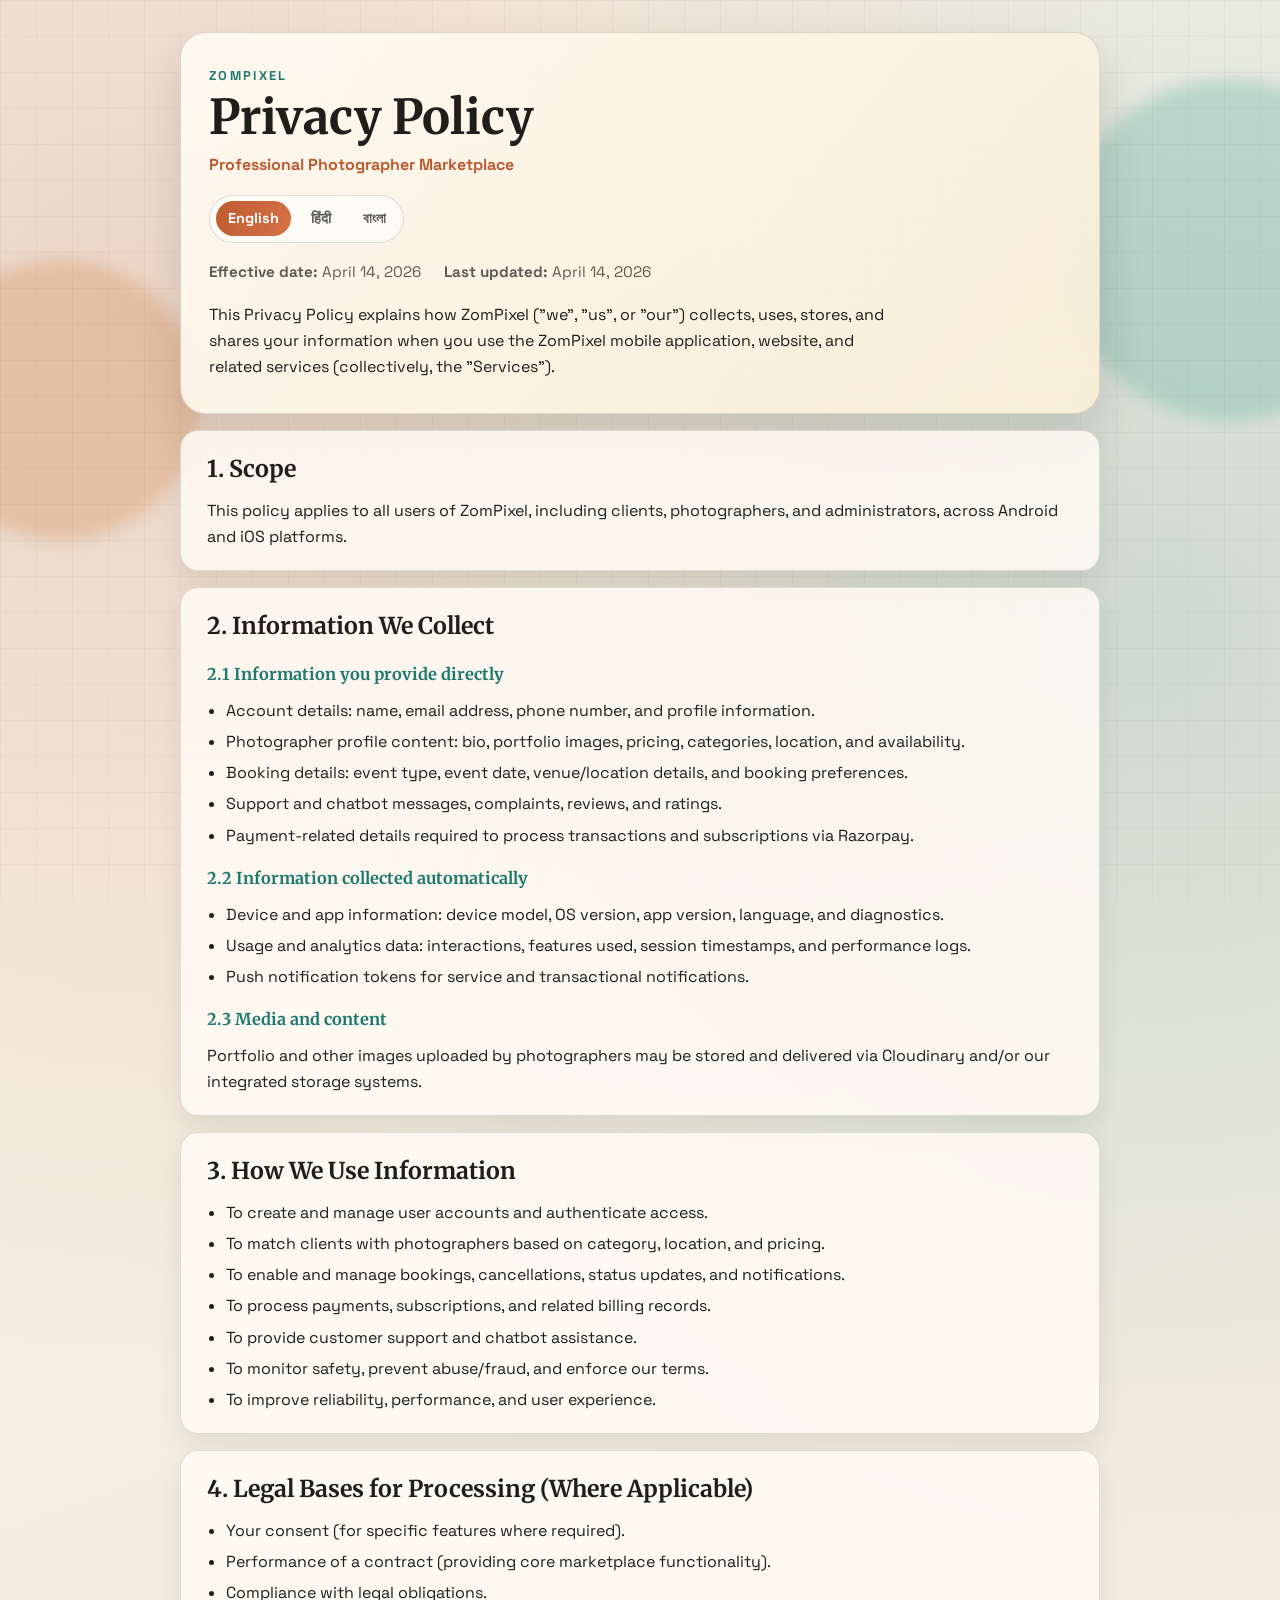
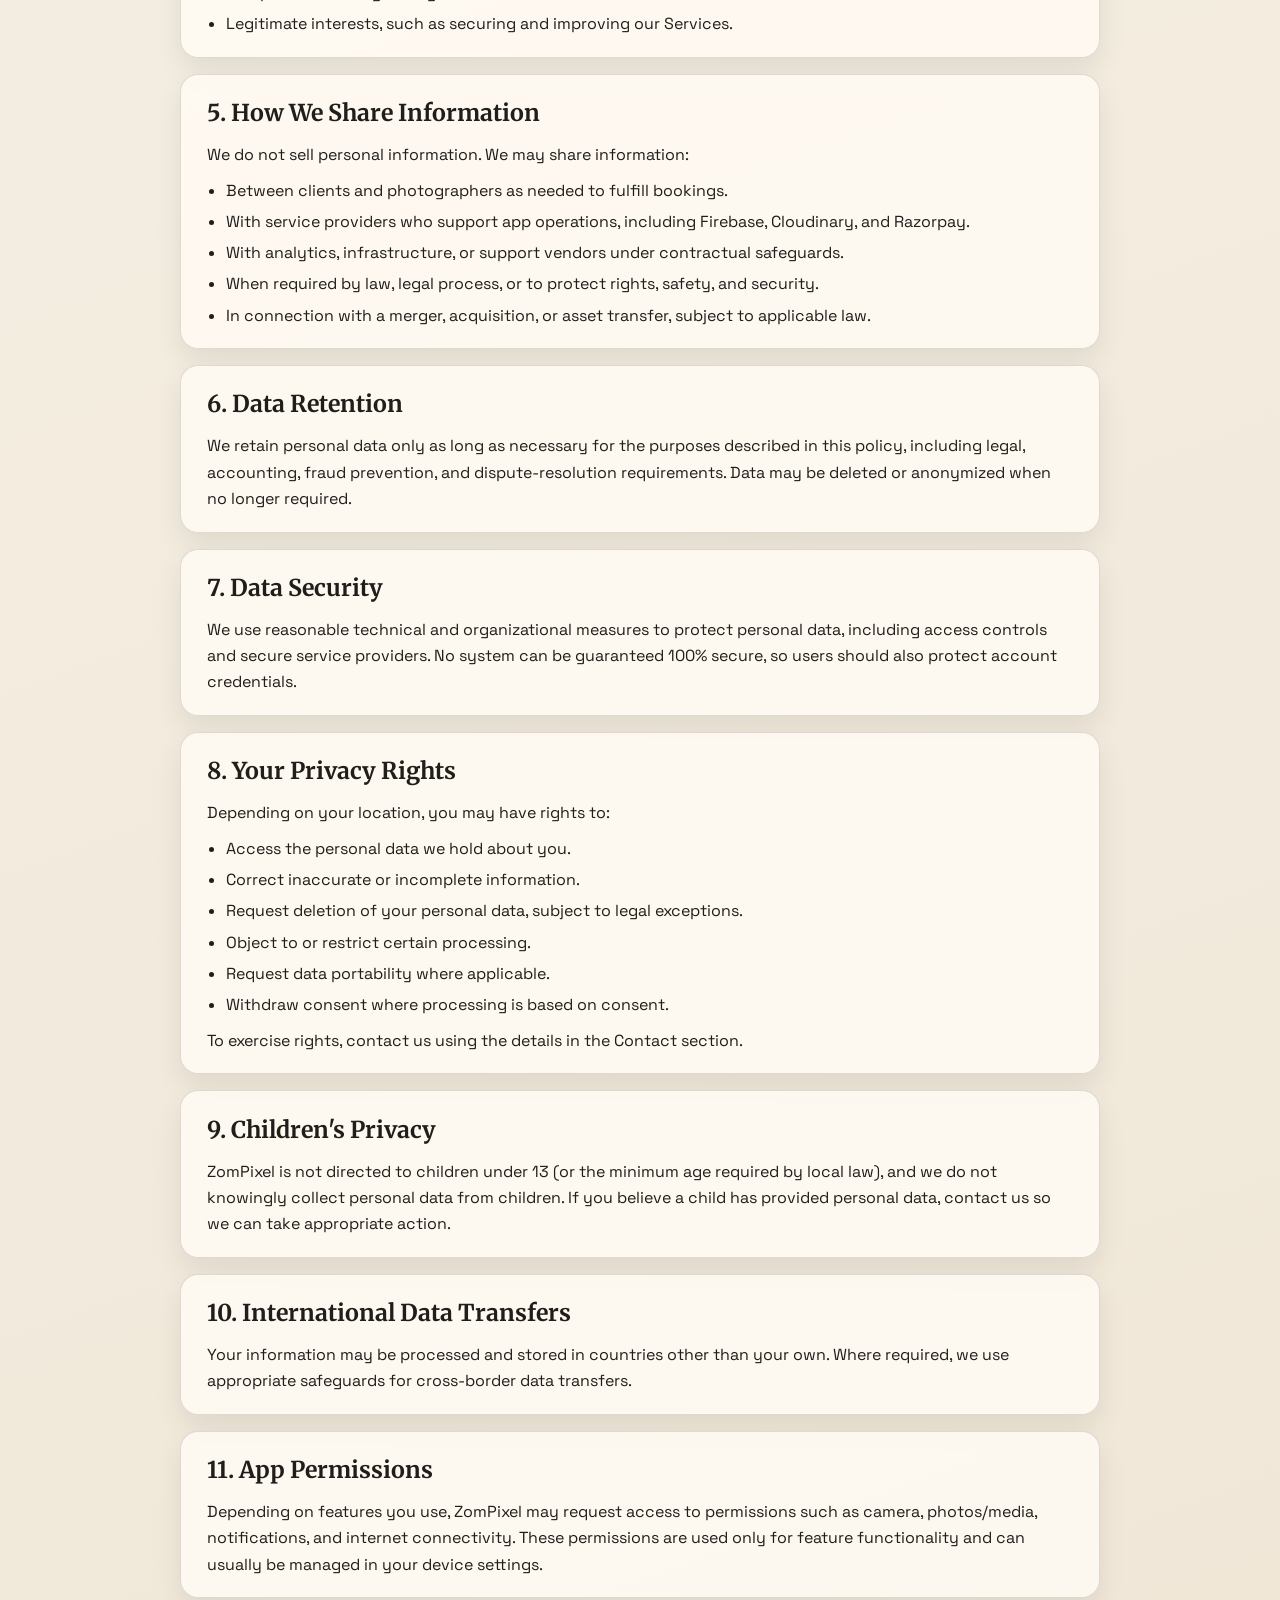
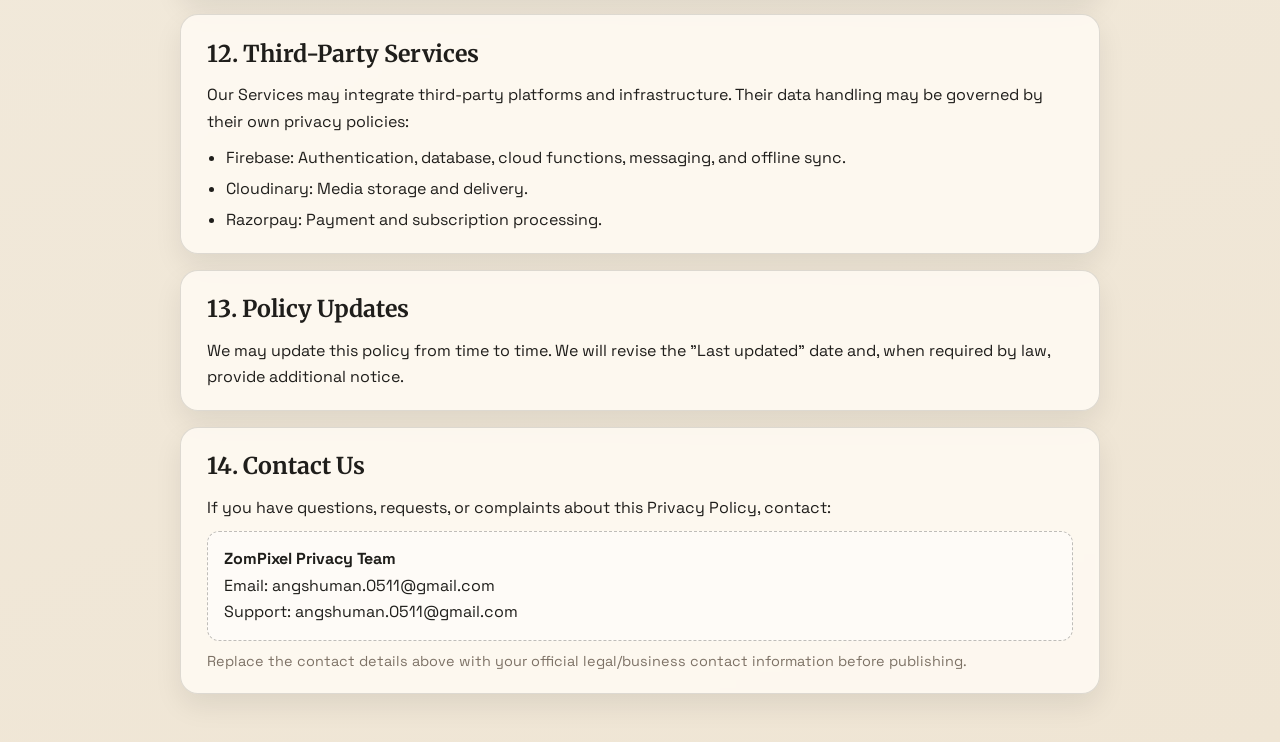
<file: index.html>
<!doctype html>
<html lang="en">
<head>
  <meta charset="UTF-8" />
  <meta name="viewport" content="width=device-width, initial-scale=1.0" />
  <title>ZomPixel Privacy Policy</title>
  <meta name="description" content="Privacy Policy for ZomPixel - Professional Photographer Marketplace app." />
  <link rel="preconnect" href="https://fonts.googleapis.com" />
  <link rel="preconnect" href="https://fonts.gstatic.com" crossorigin />
  <link href="https://fonts.googleapis.com/css2?family=Merriweather:wght@400;700;900&family=Space+Grotesk:wght@400;500;700&display=swap" rel="stylesheet" />
  <link rel="stylesheet" href="styles.css" />
</head>
<body>
  <div class="bg-orb orb-1" aria-hidden="true"></div>
  <div class="bg-orb orb-2" aria-hidden="true"></div>
  <div class="grid-overlay" aria-hidden="true"></div>

  <main class="policy-wrap">
    <header class="hero">
      <p class="eyebrow">ZomPixel</p>
      <h1>Privacy Policy</h1>
      <p class="subtitle">Professional Photographer Marketplace</p>
      <nav class="language-switcher" aria-label="Language switcher">
        <a class="lang-link active" href="index.html" aria-current="page">English</a>
        <a class="lang-link" href="privacy-hi.html">हिंदी</a>
        <a class="lang-link" href="privacy-bn.html">বাংলা</a>
      </nav>
      <div class="meta-row">
        <span><strong>Effective date:</strong> April 14, 2026</span>
        <span><strong>Last updated:</strong> April 14, 2026</span>
      </div>
      <p class="intro">
        This Privacy Policy explains how ZomPixel (&quot;we&quot;, &quot;us&quot;, or &quot;our&quot;) collects, uses,
        stores, and shares your information when you use the ZomPixel mobile application,
        website, and related services (collectively, the &quot;Services&quot;).
      </p>
    </header>

    <section class="card" id="scope">
      <h2>1. Scope</h2>
      <p>
        This policy applies to all users of ZomPixel, including clients, photographers,
        and administrators, across Android and iOS platforms.
      </p>
    </section>

    <section class="card" id="collect">
      <h2>2. Information We Collect</h2>

      <h3>2.1 Information you provide directly</h3>
      <ul>
        <li>Account details: name, email address, phone number, and profile information.</li>
        <li>Photographer profile content: bio, portfolio images, pricing, categories, location, and availability.</li>
        <li>Booking details: event type, event date, venue/location details, and booking preferences.</li>
        <li>Support and chatbot messages, complaints, reviews, and ratings.</li>
        <li>Payment-related details required to process transactions and subscriptions via Razorpay.</li>
      </ul>

      <h3>2.2 Information collected automatically</h3>
      <ul>
        <li>Device and app information: device model, OS version, app version, language, and diagnostics.</li>
        <li>Usage and analytics data: interactions, features used, session timestamps, and performance logs.</li>
        <li>Push notification tokens for service and transactional notifications.</li>
      </ul>

      <h3>2.3 Media and content</h3>
      <p>
        Portfolio and other images uploaded by photographers may be stored and delivered via
        Cloudinary and/or our integrated storage systems.
      </p>
    </section>

    <section class="card" id="use">
      <h2>3. How We Use Information</h2>
      <ul>
        <li>To create and manage user accounts and authenticate access.</li>
        <li>To match clients with photographers based on category, location, and pricing.</li>
        <li>To enable and manage bookings, cancellations, status updates, and notifications.</li>
        <li>To process payments, subscriptions, and related billing records.</li>
        <li>To provide customer support and chatbot assistance.</li>
        <li>To monitor safety, prevent abuse/fraud, and enforce our terms.</li>
        <li>To improve reliability, performance, and user experience.</li>
      </ul>
    </section>

    <section class="card" id="legal-basis">
      <h2>4. Legal Bases for Processing (Where Applicable)</h2>
      <ul>
        <li>Your consent (for specific features where required).</li>
        <li>Performance of a contract (providing core marketplace functionality).</li>
        <li>Compliance with legal obligations.</li>
        <li>Legitimate interests, such as securing and improving our Services.</li>
      </ul>
    </section>

    <section class="card" id="sharing">
      <h2>5. How We Share Information</h2>
      <p>We do not sell personal information. We may share information:</p>
      <ul>
        <li>Between clients and photographers as needed to fulfill bookings.</li>
        <li>With service providers who support app operations, including Firebase, Cloudinary, and Razorpay.</li>
        <li>With analytics, infrastructure, or support vendors under contractual safeguards.</li>
        <li>When required by law, legal process, or to protect rights, safety, and security.</li>
        <li>In connection with a merger, acquisition, or asset transfer, subject to applicable law.</li>
      </ul>
    </section>

    <section class="card" id="retention">
      <h2>6. Data Retention</h2>
      <p>
        We retain personal data only as long as necessary for the purposes described in this policy,
        including legal, accounting, fraud prevention, and dispute-resolution requirements.
        Data may be deleted or anonymized when no longer required.
      </p>
    </section>

    <section class="card" id="security">
      <h2>7. Data Security</h2>
      <p>
        We use reasonable technical and organizational measures to protect personal data,
        including access controls and secure service providers. No system can be guaranteed
        100% secure, so users should also protect account credentials.
      </p>
    </section>

    <section class="card" id="rights">
      <h2>8. Your Privacy Rights</h2>
      <p>Depending on your location, you may have rights to:</p>
      <ul>
        <li>Access the personal data we hold about you.</li>
        <li>Correct inaccurate or incomplete information.</li>
        <li>Request deletion of your personal data, subject to legal exceptions.</li>
        <li>Object to or restrict certain processing.</li>
        <li>Request data portability where applicable.</li>
        <li>Withdraw consent where processing is based on consent.</li>
      </ul>
      <p>
        To exercise rights, contact us using the details in the Contact section.
      </p>
    </section>

    <section class="card" id="children">
      <h2>9. Children&apos;s Privacy</h2>
      <p>
        ZomPixel is not directed to children under 13 (or the minimum age required by local law),
        and we do not knowingly collect personal data from children. If you believe a child has
        provided personal data, contact us so we can take appropriate action.
      </p>
    </section>

    <section class="card" id="transfers">
      <h2>10. International Data Transfers</h2>
      <p>
        Your information may be processed and stored in countries other than your own.
        Where required, we use appropriate safeguards for cross-border data transfers.
      </p>
    </section>

    <section class="card" id="permissions">
      <h2>11. App Permissions</h2>
      <p>
        Depending on features you use, ZomPixel may request access to permissions such as
        camera, photos/media, notifications, and internet connectivity. These permissions
        are used only for feature functionality and can usually be managed in your device settings.
      </p>
    </section>

    <section class="card" id="third-party">
      <h2>12. Third-Party Services</h2>
      <p>
        Our Services may integrate third-party platforms and infrastructure. Their data handling
        may be governed by their own privacy policies:
      </p>
      <ul>
        <li>Firebase: Authentication, database, cloud functions, messaging, and offline sync.</li>
        <li>Cloudinary: Media storage and delivery.</li>
        <li>Razorpay: Payment and subscription processing.</li>
      </ul>
    </section>

    <section class="card" id="changes">
      <h2>13. Policy Updates</h2>
      <p>
        We may update this policy from time to time. We will revise the &quot;Last updated&quot; date and,
        when required by law, provide additional notice.
      </p>
    </section>

    <section class="card" id="contact">
      <h2>14. Contact Us</h2>
      <p>
        If you have questions, requests, or complaints about this Privacy Policy, contact:
      </p>
      <p class="contact-box">
        <strong>ZomPixel Privacy Team</strong><br />
        Email: angshuman.0511@gmail.com<br />
        Support: angshuman.0511@gmail.com
      </p>
      <p class="footnote">
        Replace the contact details above with your official legal/business contact information
        before publishing.
      </p>
    </section>
  </main>
</body>
</html>
</file>
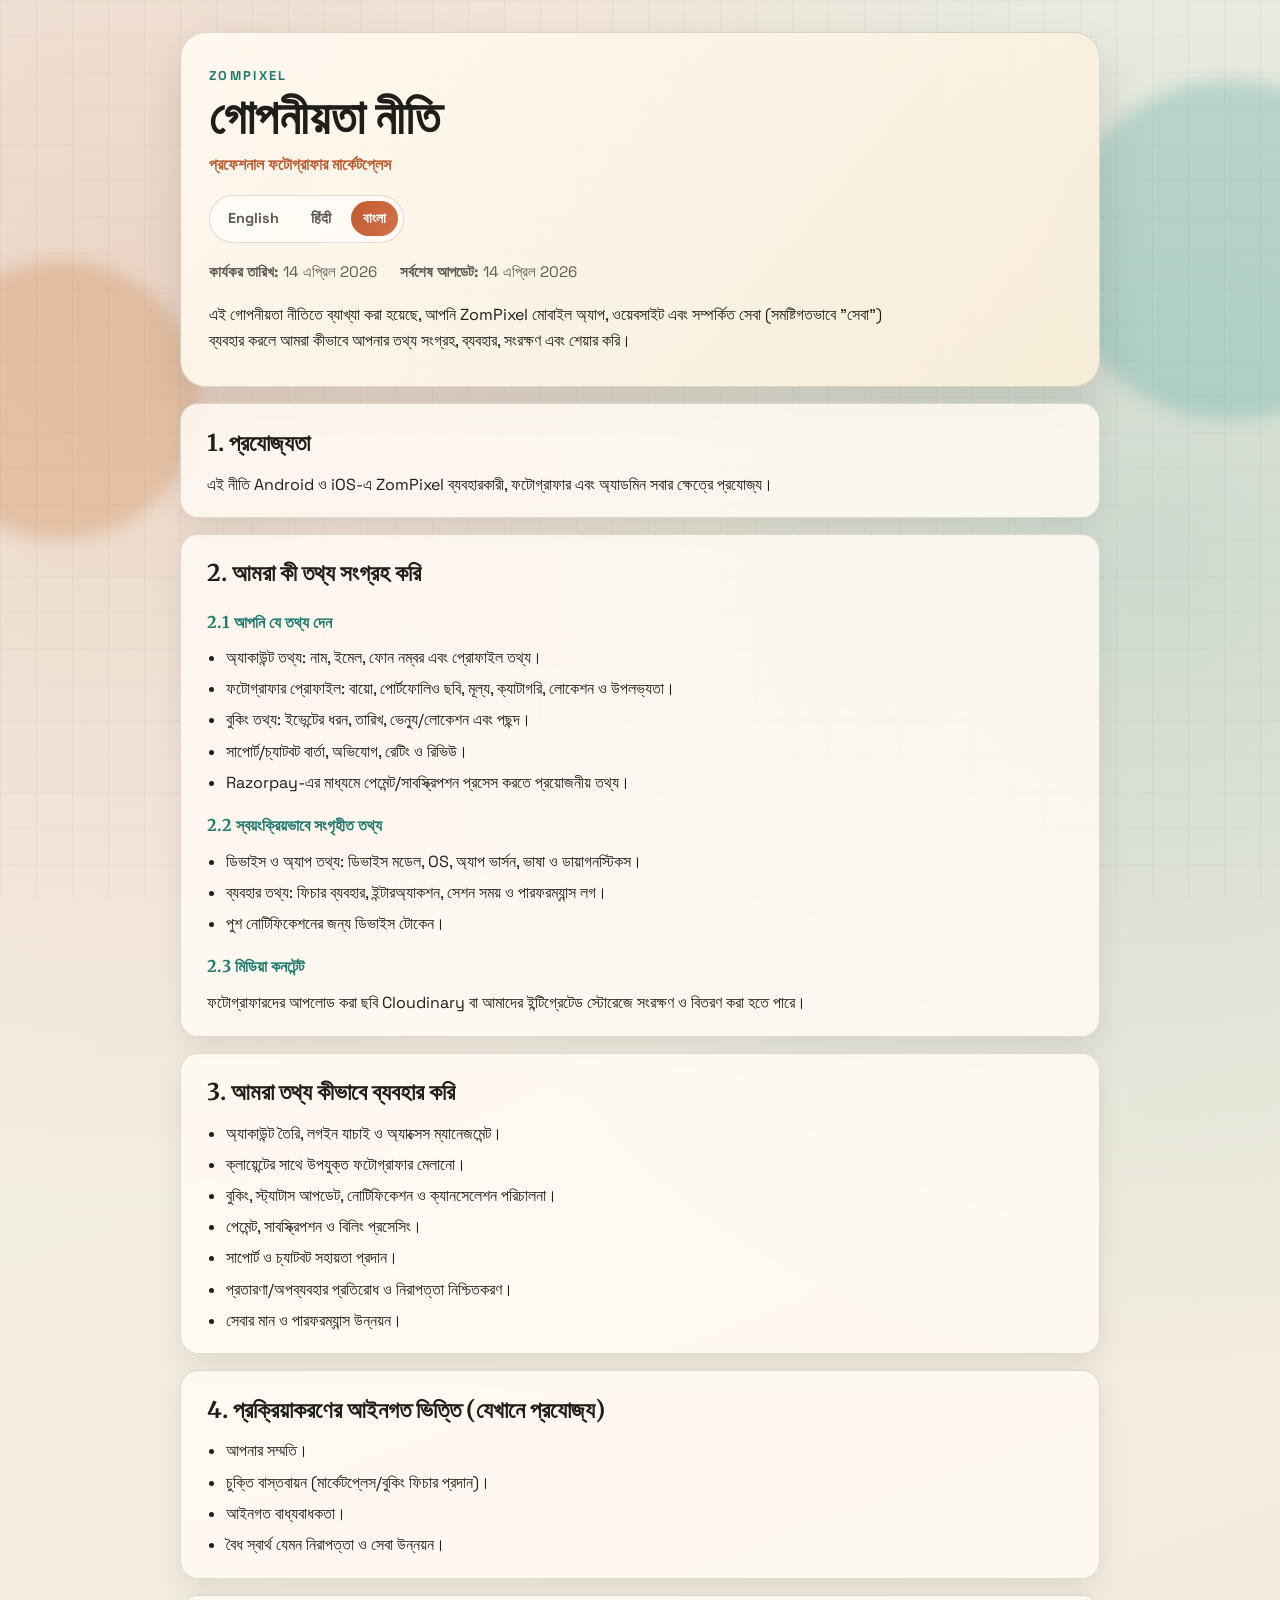
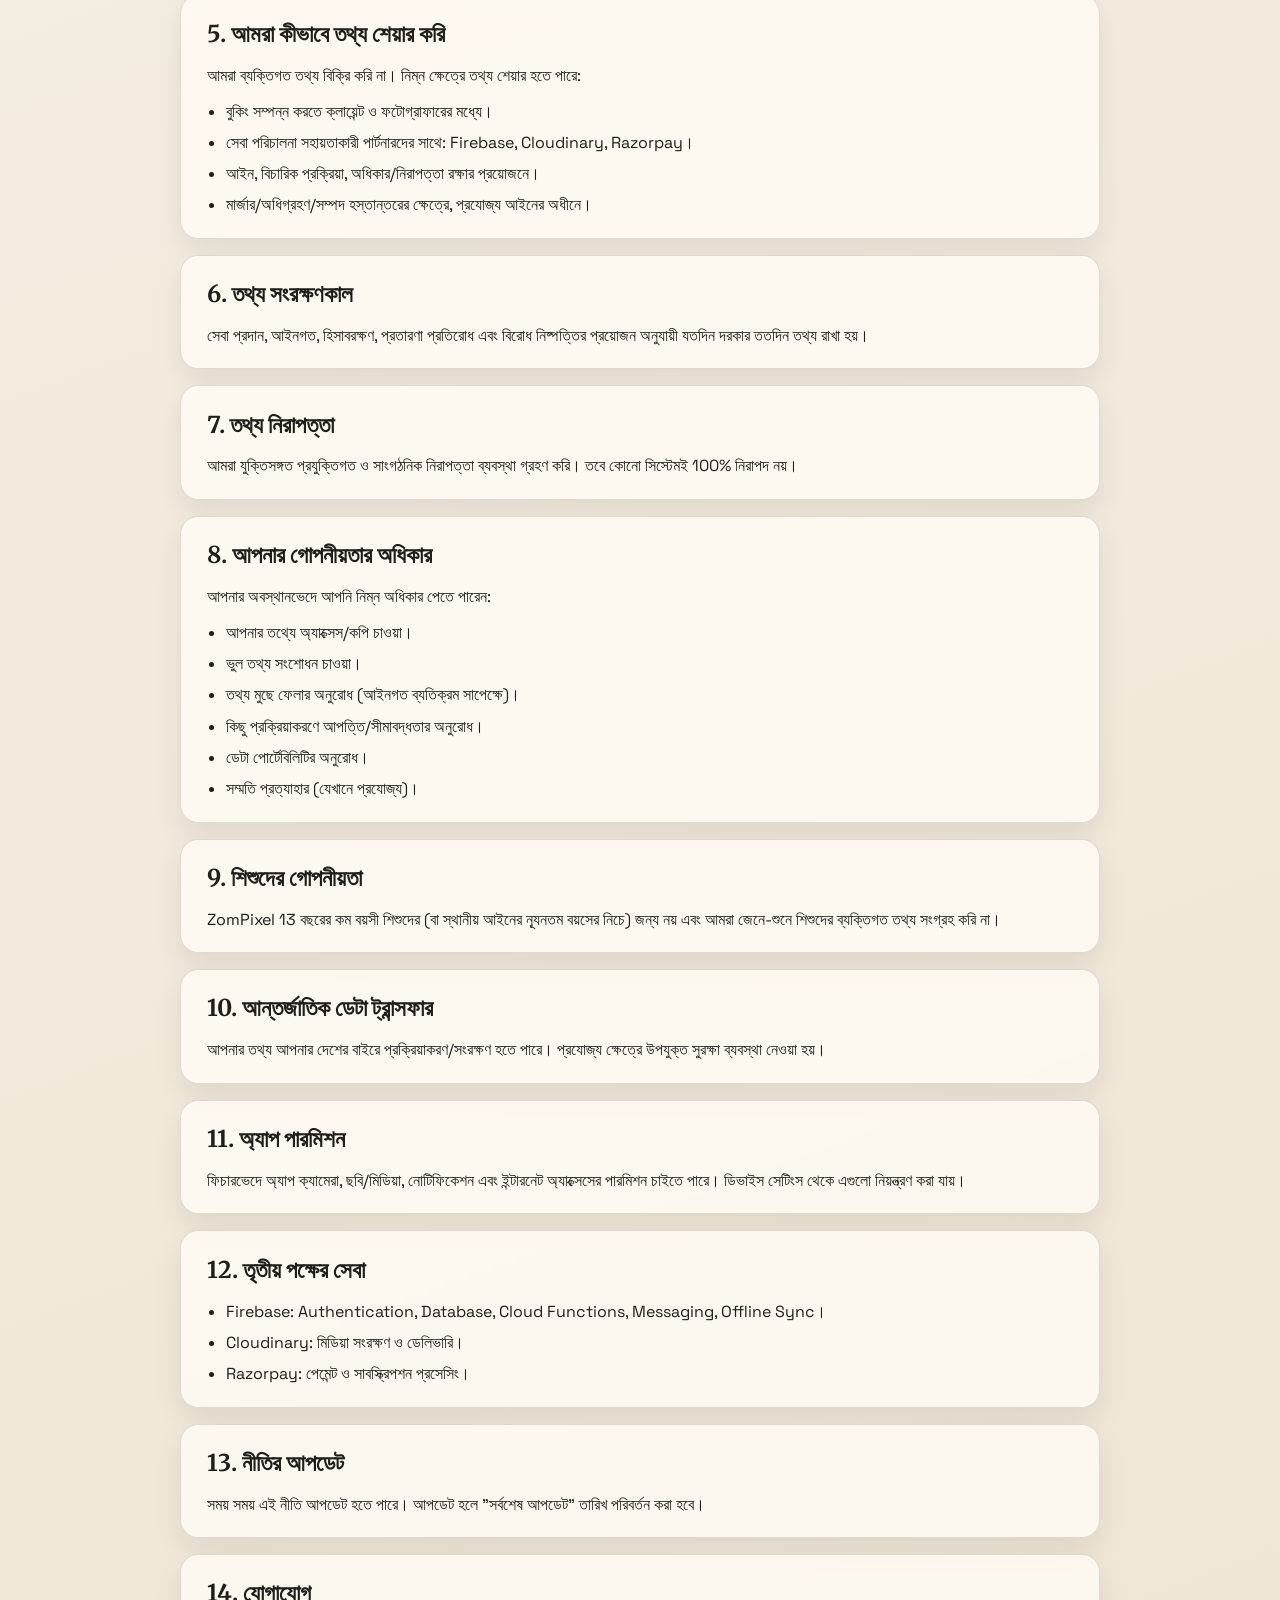
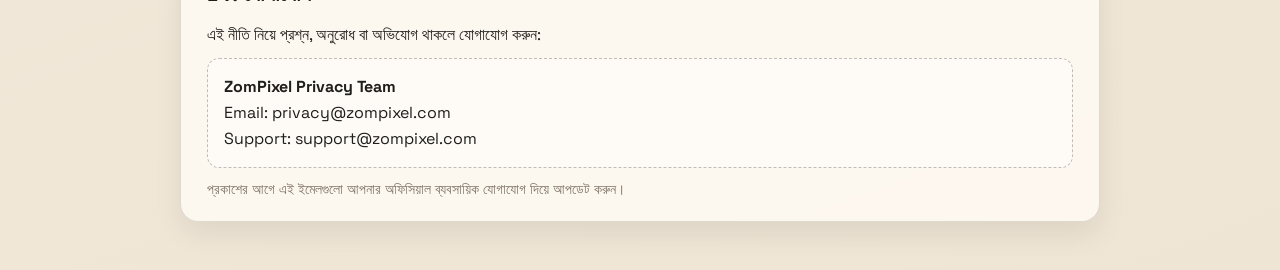
<file: privacy-bn.html>
<!doctype html>
<html lang="bn">
<head>
  <meta charset="UTF-8" />
  <meta name="viewport" content="width=device-width, initial-scale=1.0" />
  <title>ZomPixel গোপনীয়তা নীতি</title>
  <meta name="description" content="ZomPixel - Professional Photographer Marketplace অ্যাপের গোপনীয়তা নীতি।" />
  <link rel="preconnect" href="https://fonts.googleapis.com" />
  <link rel="preconnect" href="https://fonts.gstatic.com" crossorigin />
  <link href="https://fonts.googleapis.com/css2?family=Merriweather:wght@400;700;900&family=Space+Grotesk:wght@400;500;700&display=swap" rel="stylesheet" />
  <link rel="stylesheet" href="styles.css" />
</head>
<body>
  <div class="bg-orb orb-1" aria-hidden="true"></div>
  <div class="bg-orb orb-2" aria-hidden="true"></div>
  <div class="grid-overlay" aria-hidden="true"></div>

  <main class="policy-wrap">
    <header class="hero">
      <p class="eyebrow">ZomPixel</p>
      <h1>গোপনীয়তা নীতি</h1>
      <p class="subtitle">প্রফেশনাল ফটোগ্রাফার মার্কেটপ্লেস</p>
      <nav class="language-switcher" aria-label="Language switcher">
        <a class="lang-link" href="index.html">English</a>
        <a class="lang-link" href="privacy-hi.html">हिंदी</a>
        <a class="lang-link active" href="privacy-bn.html" aria-current="page">বাংলা</a>
      </nav>
      <div class="meta-row">
        <span><strong>কার্যকর তারিখ:</strong> 14 এপ্রিল 2026</span>
        <span><strong>সর্বশেষ আপডেট:</strong> 14 এপ্রিল 2026</span>
      </div>
      <p class="intro">
        এই গোপনীয়তা নীতিতে ব্যাখ্যা করা হয়েছে, আপনি ZomPixel মোবাইল অ্যাপ, ওয়েবসাইট এবং সম্পর্কিত সেবা (সমষ্টিগতভাবে "সেবা") ব্যবহার করলে
        আমরা কীভাবে আপনার তথ্য সংগ্রহ, ব্যবহার, সংরক্ষণ এবং শেয়ার করি।
      </p>
    </header>

    <section class="card">
      <h2>1. প্রযোজ্যতা</h2>
      <p>এই নীতি Android ও iOS-এ ZomPixel ব্যবহারকারী, ফটোগ্রাফার এবং অ্যাডমিন সবার ক্ষেত্রে প্রযোজ্য।</p>
    </section>

    <section class="card">
      <h2>2. আমরা কী তথ্য সংগ্রহ করি</h2>
      <h3>2.1 আপনি যে তথ্য দেন</h3>
      <ul>
        <li>অ্যাকাউন্ট তথ্য: নাম, ইমেল, ফোন নম্বর এবং প্রোফাইল তথ্য।</li>
        <li>ফটোগ্রাফার প্রোফাইল: বায়ো, পোর্টফোলিও ছবি, মূল্য, ক্যাটাগরি, লোকেশন ও উপলভ্যতা।</li>
        <li>বুকিং তথ্য: ইভেন্টের ধরন, তারিখ, ভেন্যু/লোকেশন এবং পছন্দ।</li>
        <li>সাপোর্ট/চ্যাটবট বার্তা, অভিযোগ, রেটিং ও রিভিউ।</li>
        <li>Razorpay-এর মাধ্যমে পেমেন্ট/সাবস্ক্রিপশন প্রসেস করতে প্রয়োজনীয় তথ্য।</li>
      </ul>
      <h3>2.2 স্বয়ংক্রিয়ভাবে সংগৃহীত তথ্য</h3>
      <ul>
        <li>ডিভাইস ও অ্যাপ তথ্য: ডিভাইস মডেল, OS, অ্যাপ ভার্সন, ভাষা ও ডায়াগনস্টিকস।</li>
        <li>ব্যবহার তথ্য: ফিচার ব্যবহার, ইন্টারঅ্যাকশন, সেশন সময় ও পারফরম্যান্স লগ।</li>
        <li>পুশ নোটিফিকেশনের জন্য ডিভাইস টোকেন।</li>
      </ul>
      <h3>2.3 মিডিয়া কনটেন্ট</h3>
      <p>ফটোগ্রাফারদের আপলোড করা ছবি Cloudinary বা আমাদের ইন্টিগ্রেটেড স্টোরেজে সংরক্ষণ ও বিতরণ করা হতে পারে।</p>
    </section>

    <section class="card">
      <h2>3. আমরা তথ্য কীভাবে ব্যবহার করি</h2>
      <ul>
        <li>অ্যাকাউন্ট তৈরি, লগইন যাচাই ও অ্যাক্সেস ম্যানেজমেন্ট।</li>
        <li>ক্লায়েন্টের সাথে উপযুক্ত ফটোগ্রাফার মেলানো।</li>
        <li>বুকিং, স্ট্যাটাস আপডেট, নোটিফিকেশন ও ক্যানসেলেশন পরিচালনা।</li>
        <li>পেমেন্ট, সাবস্ক্রিপশন ও বিলিং প্রসেসিং।</li>
        <li>সাপোর্ট ও চ্যাটবট সহায়তা প্রদান।</li>
        <li>প্রতারণা/অপব্যবহার প্রতিরোধ ও নিরাপত্তা নিশ্চিতকরণ।</li>
        <li>সেবার মান ও পারফরম্যান্স উন্নয়ন।</li>
      </ul>
    </section>

    <section class="card">
      <h2>4. প্রক্রিয়াকরণের আইনগত ভিত্তি (যেখানে প্রযোজ্য)</h2>
      <ul>
        <li>আপনার সম্মতি।</li>
        <li>চুক্তি বাস্তবায়ন (মার্কেটপ্লেস/বুকিং ফিচার প্রদান)।</li>
        <li>আইনগত বাধ্যবাধকতা।</li>
        <li>বৈধ স্বার্থ যেমন নিরাপত্তা ও সেবা উন্নয়ন।</li>
      </ul>
    </section>

    <section class="card">
      <h2>5. আমরা কীভাবে তথ্য শেয়ার করি</h2>
      <p>আমরা ব্যক্তিগত তথ্য বিক্রি করি না। নিম্ন ক্ষেত্রে তথ্য শেয়ার হতে পারে:</p>
      <ul>
        <li>বুকিং সম্পন্ন করতে ক্লায়েন্ট ও ফটোগ্রাফারের মধ্যে।</li>
        <li>সেবা পরিচালনা সহায়তাকারী পার্টনারদের সাথে: Firebase, Cloudinary, Razorpay।</li>
        <li>আইন, বিচারিক প্রক্রিয়া, অধিকার/নিরাপত্তা রক্ষার প্রয়োজনে।</li>
        <li>মার্জার/অধিগ্রহণ/সম্পদ হস্তান্তরের ক্ষেত্রে, প্রযোজ্য আইনের অধীনে।</li>
      </ul>
    </section>

    <section class="card">
      <h2>6. তথ্য সংরক্ষণকাল</h2>
      <p>সেবা প্রদান, আইনগত, হিসাবরক্ষণ, প্রতারণা প্রতিরোধ এবং বিরোধ নিষ্পত্তির প্রয়োজন অনুযায়ী যতদিন দরকার ততদিন তথ্য রাখা হয়।</p>
    </section>

    <section class="card">
      <h2>7. তথ্য নিরাপত্তা</h2>
      <p>আমরা যুক্তিসঙ্গত প্রযুক্তিগত ও সাংগঠনিক নিরাপত্তা ব্যবস্থা গ্রহণ করি। তবে কোনো সিস্টেমই 100% নিরাপদ নয়।</p>
    </section>

    <section class="card">
      <h2>8. আপনার গোপনীয়তার অধিকার</h2>
      <p>আপনার অবস্থানভেদে আপনি নিম্ন অধিকার পেতে পারেন:</p>
      <ul>
        <li>আপনার তথ্যে অ্যাক্সেস/কপি চাওয়া।</li>
        <li>ভুল তথ্য সংশোধন চাওয়া।</li>
        <li>তথ্য মুছে ফেলার অনুরোধ (আইনগত ব্যতিক্রম সাপেক্ষে)।</li>
        <li>কিছু প্রক্রিয়াকরণে আপত্তি/সীমাবদ্ধতার অনুরোধ।</li>
        <li>ডেটা পোর্টেবিলিটির অনুরোধ।</li>
        <li>সম্মতি প্রত্যাহার (যেখানে প্রযোজ্য)।</li>
      </ul>
    </section>

    <section class="card">
      <h2>9. শিশুদের গোপনীয়তা</h2>
      <p>ZomPixel 13 বছরের কম বয়সী শিশুদের (বা স্থানীয় আইনের ন্যূনতম বয়সের নিচে) জন্য নয় এবং আমরা জেনে-শুনে শিশুদের ব্যক্তিগত তথ্য সংগ্রহ করি না।</p>
    </section>

    <section class="card">
      <h2>10. আন্তর্জাতিক ডেটা ট্রান্সফার</h2>
      <p>আপনার তথ্য আপনার দেশের বাইরে প্রক্রিয়াকরণ/সংরক্ষণ হতে পারে। প্রযোজ্য ক্ষেত্রে উপযুক্ত সুরক্ষা ব্যবস্থা নেওয়া হয়।</p>
    </section>

    <section class="card">
      <h2>11. অ্যাপ পারমিশন</h2>
      <p>ফিচারভেদে অ্যাপ ক্যামেরা, ছবি/মিডিয়া, নোটিফিকেশন এবং ইন্টারনেট অ্যাক্সেসের পারমিশন চাইতে পারে। ডিভাইস সেটিংস থেকে এগুলো নিয়ন্ত্রণ করা যায়।</p>
    </section>

    <section class="card">
      <h2>12. তৃতীয় পক্ষের সেবা</h2>
      <ul>
        <li>Firebase: Authentication, Database, Cloud Functions, Messaging, Offline Sync।</li>
        <li>Cloudinary: মিডিয়া সংরক্ষণ ও ডেলিভারি।</li>
        <li>Razorpay: পেমেন্ট ও সাবস্ক্রিপশন প্রসেসিং।</li>
      </ul>
    </section>

    <section class="card">
      <h2>13. নীতির আপডেট</h2>
      <p>সময় সময় এই নীতি আপডেট হতে পারে। আপডেট হলে "সর্বশেষ আপডেট" তারিখ পরিবর্তন করা হবে।</p>
    </section>

    <section class="card">
      <h2>14. যোগাযোগ</h2>
      <p>এই নীতি নিয়ে প্রশ্ন, অনুরোধ বা অভিযোগ থাকলে যোগাযোগ করুন:</p>
      <p class="contact-box">
        <strong>ZomPixel Privacy Team</strong><br />
        Email: privacy@zompixel.com<br />
        Support: support@zompixel.com
      </p>
      <p class="footnote">প্রকাশের আগে এই ইমেলগুলো আপনার অফিসিয়াল ব্যবসায়িক যোগাযোগ দিয়ে আপডেট করুন।</p>
    </section>
  </main>
</body>
</html>
</file>
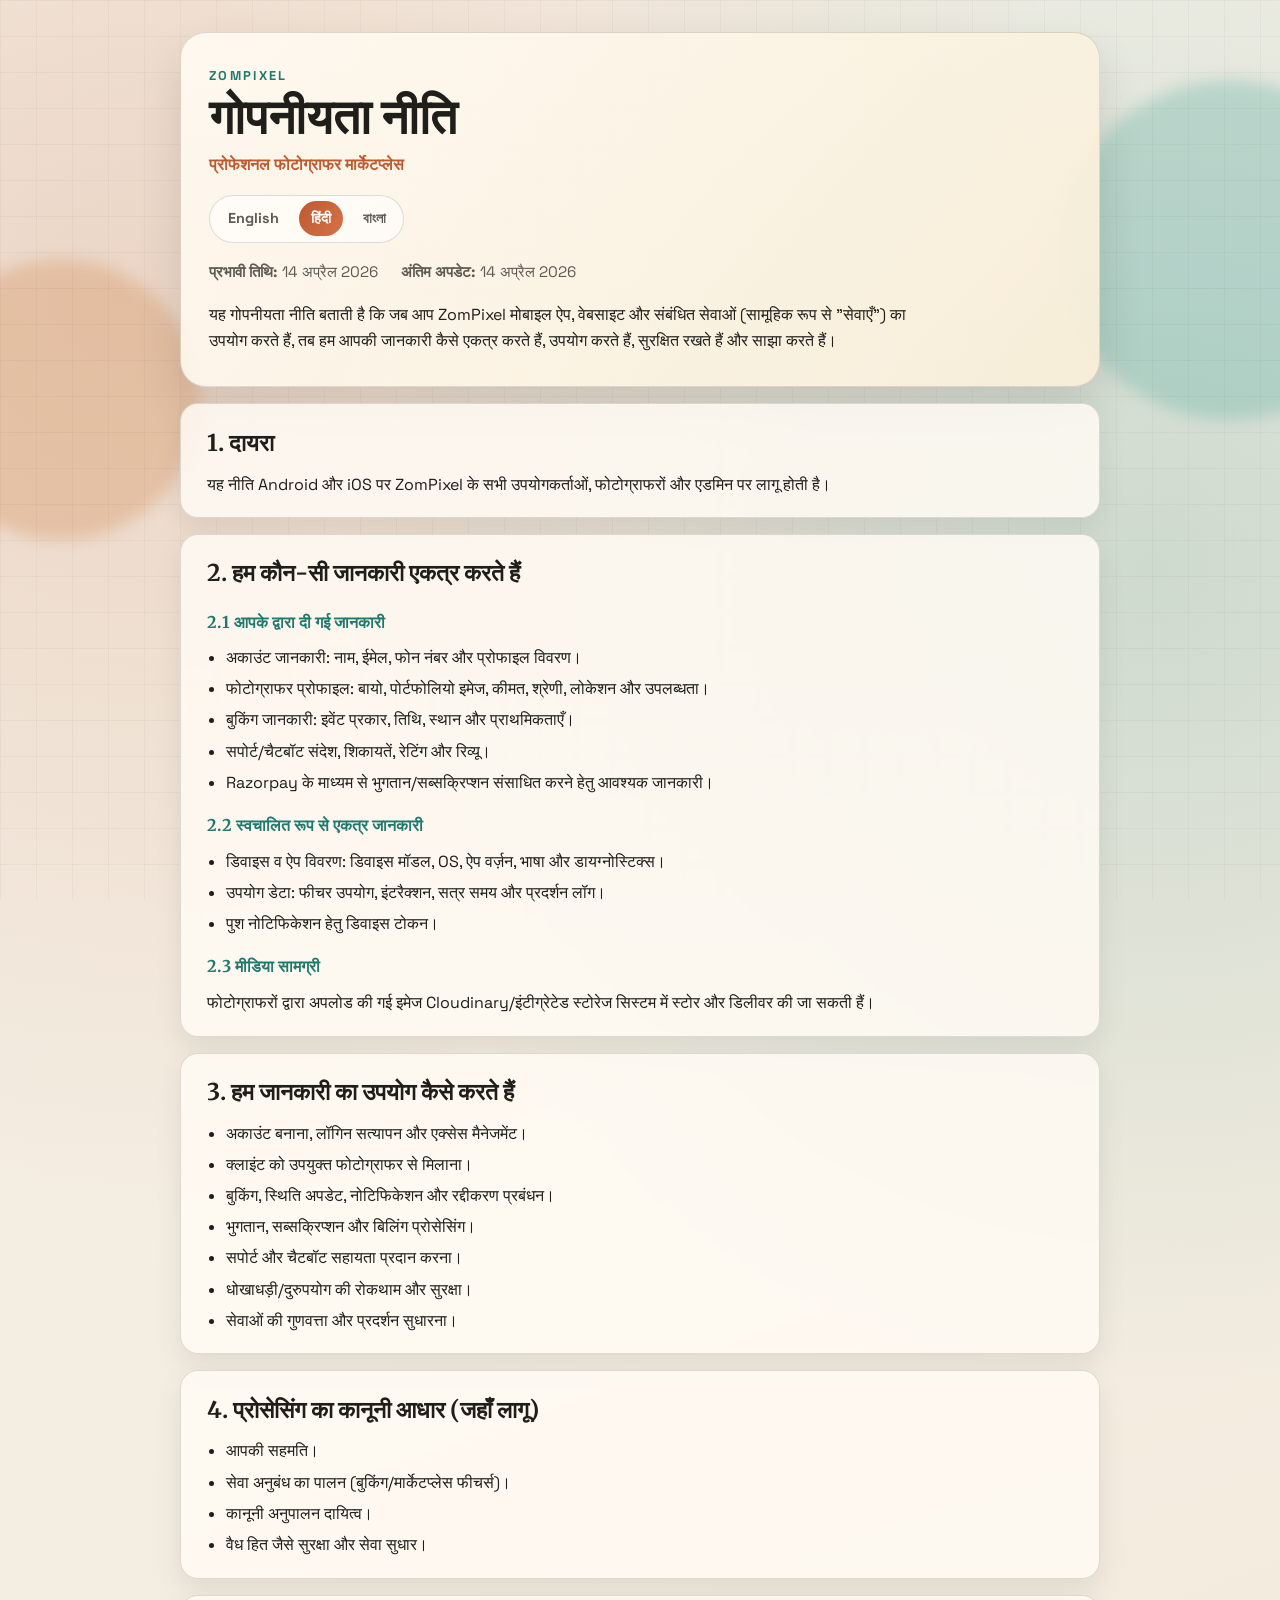
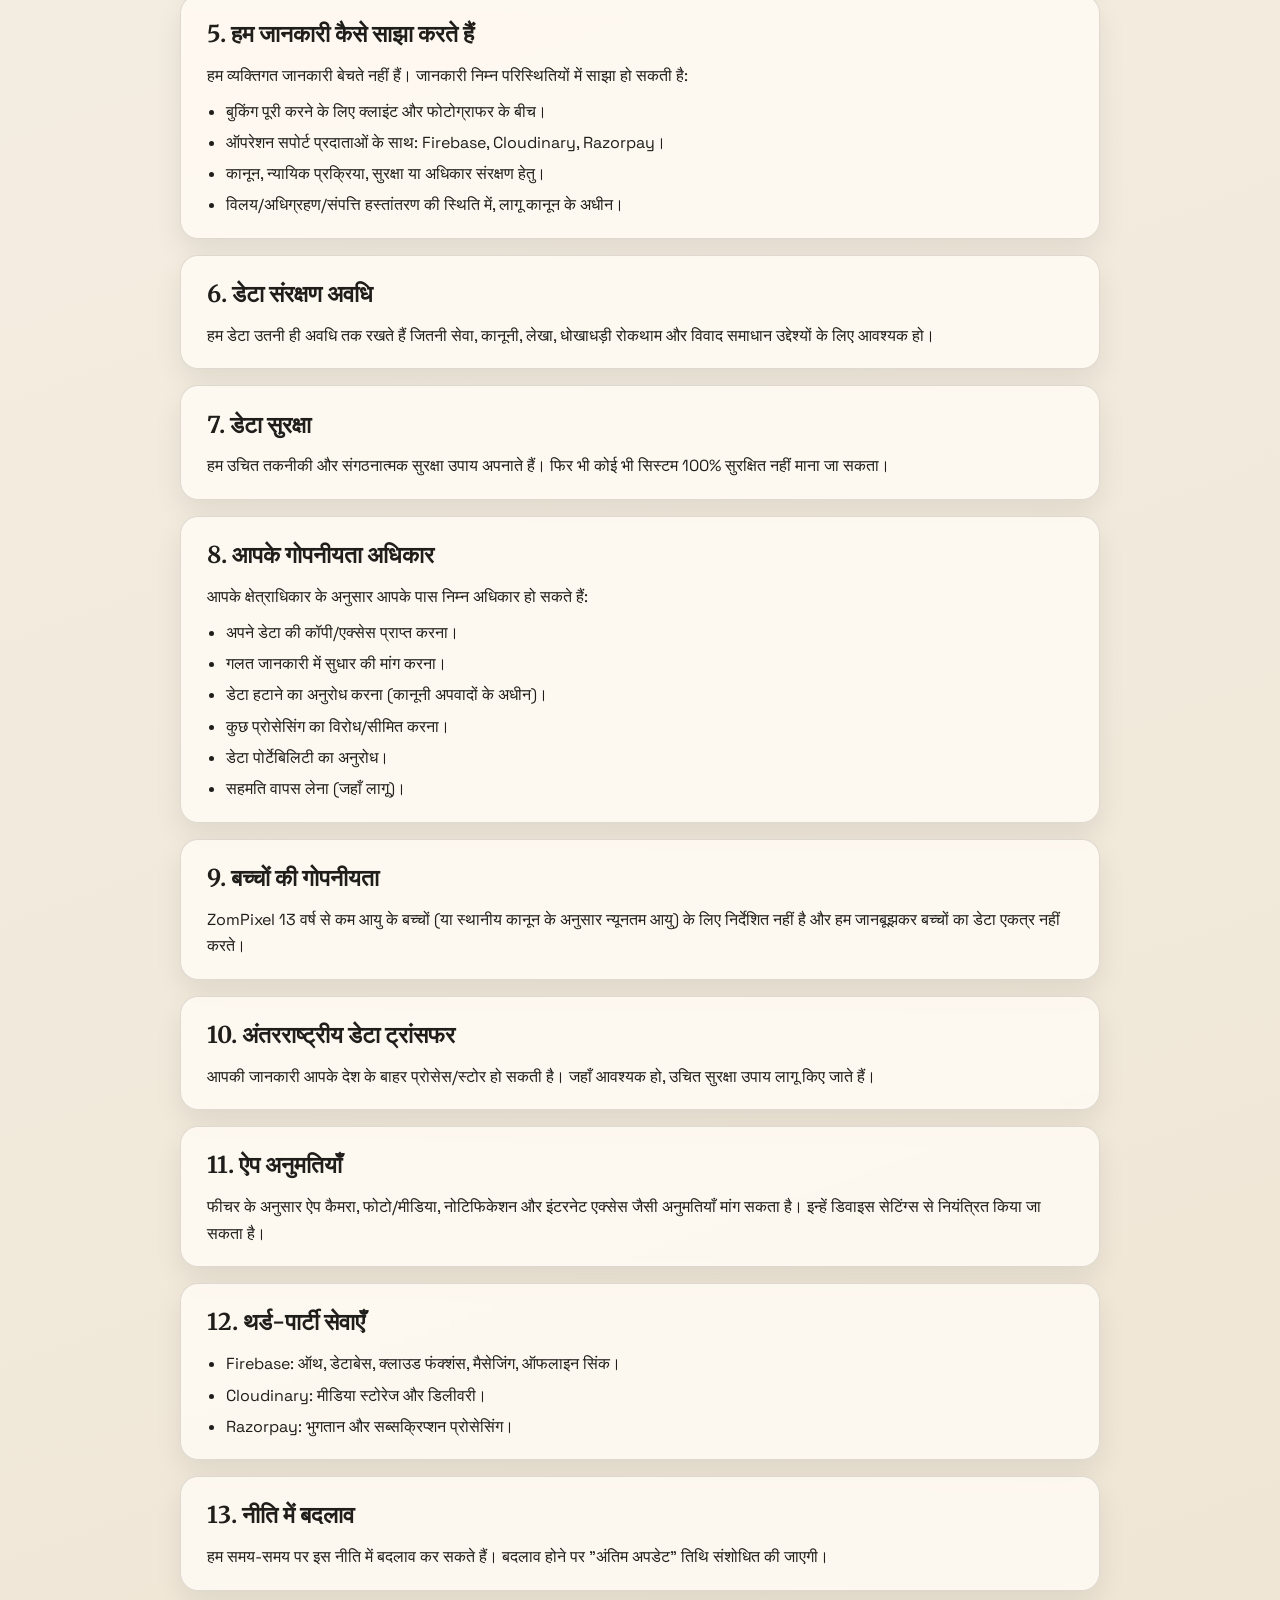
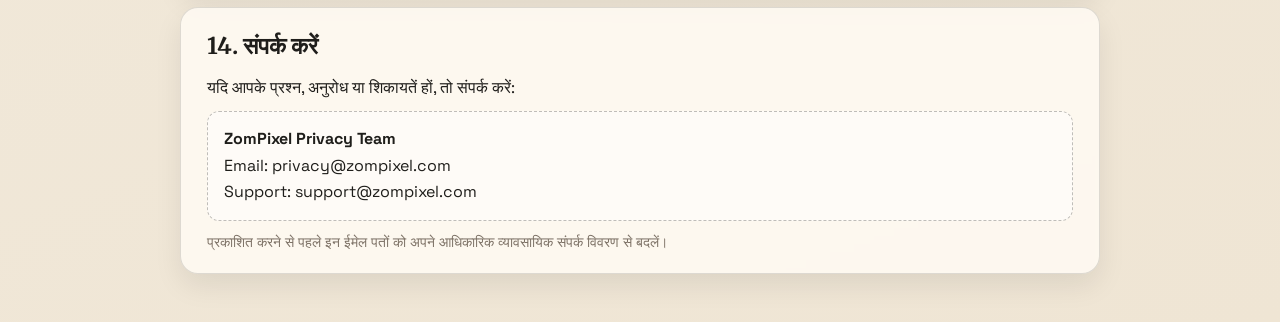
<file: privacy-hi.html>
<!doctype html>
<html lang="hi">
<head>
  <meta charset="UTF-8" />
  <meta name="viewport" content="width=device-width, initial-scale=1.0" />
  <title>ZomPixel गोपनीयता नीति</title>
  <meta name="description" content="ZomPixel - Professional Photographer Marketplace ऐप की गोपनीयता नीति।" />
  <link rel="preconnect" href="https://fonts.googleapis.com" />
  <link rel="preconnect" href="https://fonts.gstatic.com" crossorigin />
  <link href="https://fonts.googleapis.com/css2?family=Merriweather:wght@400;700;900&family=Space+Grotesk:wght@400;500;700&display=swap" rel="stylesheet" />
  <link rel="stylesheet" href="styles.css" />
</head>
<body>
  <div class="bg-orb orb-1" aria-hidden="true"></div>
  <div class="bg-orb orb-2" aria-hidden="true"></div>
  <div class="grid-overlay" aria-hidden="true"></div>

  <main class="policy-wrap">
    <header class="hero">
      <p class="eyebrow">ZomPixel</p>
      <h1>गोपनीयता नीति</h1>
      <p class="subtitle">प्रोफेशनल फोटोग्राफर मार्केटप्लेस</p>
      <nav class="language-switcher" aria-label="Language switcher">
        <a class="lang-link" href="index.html">English</a>
        <a class="lang-link active" href="privacy-hi.html" aria-current="page">हिंदी</a>
        <a class="lang-link" href="privacy-bn.html">বাংলা</a>
      </nav>
      <div class="meta-row">
        <span><strong>प्रभावी तिथि:</strong> 14 अप्रैल 2026</span>
        <span><strong>अंतिम अपडेट:</strong> 14 अप्रैल 2026</span>
      </div>
      <p class="intro">
        यह गोपनीयता नीति बताती है कि जब आप ZomPixel मोबाइल ऐप, वेबसाइट और संबंधित सेवाओं (सामूहिक रूप से "सेवाएँ") का उपयोग करते हैं,
        तब हम आपकी जानकारी कैसे एकत्र करते हैं, उपयोग करते हैं, सुरक्षित रखते हैं और साझा करते हैं।
      </p>
    </header>

    <section class="card">
      <h2>1. दायरा</h2>
      <p>यह नीति Android और iOS पर ZomPixel के सभी उपयोगकर्ताओं, फोटोग्राफरों और एडमिन पर लागू होती है।</p>
    </section>

    <section class="card">
      <h2>2. हम कौन-सी जानकारी एकत्र करते हैं</h2>
      <h3>2.1 आपके द्वारा दी गई जानकारी</h3>
      <ul>
        <li>अकाउंट जानकारी: नाम, ईमेल, फोन नंबर और प्रोफाइल विवरण।</li>
        <li>फोटोग्राफर प्रोफाइल: बायो, पोर्टफोलियो इमेज, कीमत, श्रेणी, लोकेशन और उपलब्धता।</li>
        <li>बुकिंग जानकारी: इवेंट प्रकार, तिथि, स्थान और प्राथमिकताएँ।</li>
        <li>सपोर्ट/चैटबॉट संदेश, शिकायतें, रेटिंग और रिव्यू।</li>
        <li>Razorpay के माध्यम से भुगतान/सब्सक्रिप्शन संसाधित करने हेतु आवश्यक जानकारी।</li>
      </ul>
      <h3>2.2 स्वचालित रूप से एकत्र जानकारी</h3>
      <ul>
        <li>डिवाइस व ऐप विवरण: डिवाइस मॉडल, OS, ऐप वर्ज़न, भाषा और डायग्नोस्टिक्स।</li>
        <li>उपयोग डेटा: फीचर उपयोग, इंटरैक्शन, सत्र समय और प्रदर्शन लॉग।</li>
        <li>पुश नोटिफिकेशन हेतु डिवाइस टोकन।</li>
      </ul>
      <h3>2.3 मीडिया सामग्री</h3>
      <p>फोटोग्राफरों द्वारा अपलोड की गई इमेज Cloudinary/इंटीग्रेटेड स्टोरेज सिस्टम में स्टोर और डिलीवर की जा सकती हैं।</p>
    </section>

    <section class="card">
      <h2>3. हम जानकारी का उपयोग कैसे करते हैं</h2>
      <ul>
        <li>अकाउंट बनाना, लॉगिन सत्यापन और एक्सेस मैनेजमेंट।</li>
        <li>क्लाइंट को उपयुक्त फोटोग्राफर से मिलाना।</li>
        <li>बुकिंग, स्थिति अपडेट, नोटिफिकेशन और रद्दीकरण प्रबंधन।</li>
        <li>भुगतान, सब्सक्रिप्शन और बिलिंग प्रोसेसिंग।</li>
        <li>सपोर्ट और चैटबॉट सहायता प्रदान करना।</li>
        <li>धोखाधड़ी/दुरुपयोग की रोकथाम और सुरक्षा।</li>
        <li>सेवाओं की गुणवत्ता और प्रदर्शन सुधारना।</li>
      </ul>
    </section>

    <section class="card">
      <h2>4. प्रोसेसिंग का कानूनी आधार (जहाँ लागू)</h2>
      <ul>
        <li>आपकी सहमति।</li>
        <li>सेवा अनुबंध का पालन (बुकिंग/मार्केटप्लेस फीचर्स)।</li>
        <li>कानूनी अनुपालन दायित्व।</li>
        <li>वैध हित जैसे सुरक्षा और सेवा सुधार।</li>
      </ul>
    </section>

    <section class="card">
      <h2>5. हम जानकारी कैसे साझा करते हैं</h2>
      <p>हम व्यक्तिगत जानकारी बेचते नहीं हैं। जानकारी निम्न परिस्थितियों में साझा हो सकती है:</p>
      <ul>
        <li>बुकिंग पूरी करने के लिए क्लाइंट और फोटोग्राफर के बीच।</li>
        <li>ऑपरेशन सपोर्ट प्रदाताओं के साथ: Firebase, Cloudinary, Razorpay।</li>
        <li>कानून, न्यायिक प्रक्रिया, सुरक्षा या अधिकार संरक्षण हेतु।</li>
        <li>विलय/अधिग्रहण/संपत्ति हस्तांतरण की स्थिति में, लागू कानून के अधीन।</li>
      </ul>
    </section>

    <section class="card">
      <h2>6. डेटा संरक्षण अवधि</h2>
      <p>हम डेटा उतनी ही अवधि तक रखते हैं जितनी सेवा, कानूनी, लेखा, धोखाधड़ी रोकथाम और विवाद समाधान उद्देश्यों के लिए आवश्यक हो।</p>
    </section>

    <section class="card">
      <h2>7. डेटा सुरक्षा</h2>
      <p>हम उचित तकनीकी और संगठनात्मक सुरक्षा उपाय अपनाते हैं। फिर भी कोई भी सिस्टम 100% सुरक्षित नहीं माना जा सकता।</p>
    </section>

    <section class="card">
      <h2>8. आपके गोपनीयता अधिकार</h2>
      <p>आपके क्षेत्राधिकार के अनुसार आपके पास निम्न अधिकार हो सकते हैं:</p>
      <ul>
        <li>अपने डेटा की कॉपी/एक्सेस प्राप्त करना।</li>
        <li>गलत जानकारी में सुधार की मांग करना।</li>
        <li>डेटा हटाने का अनुरोध करना (कानूनी अपवादों के अधीन)।</li>
        <li>कुछ प्रोसेसिंग का विरोध/सीमित करना।</li>
        <li>डेटा पोर्टेबिलिटी का अनुरोध।</li>
        <li>सहमति वापस लेना (जहाँ लागू)।</li>
      </ul>
    </section>

    <section class="card">
      <h2>9. बच्चों की गोपनीयता</h2>
      <p>ZomPixel 13 वर्ष से कम आयु के बच्चों (या स्थानीय कानून के अनुसार न्यूनतम आयु) के लिए निर्देशित नहीं है और हम जानबूझकर बच्चों का डेटा एकत्र नहीं करते।</p>
    </section>

    <section class="card">
      <h2>10. अंतरराष्ट्रीय डेटा ट्रांसफर</h2>
      <p>आपकी जानकारी आपके देश के बाहर प्रोसेस/स्टोर हो सकती है। जहाँ आवश्यक हो, उचित सुरक्षा उपाय लागू किए जाते हैं।</p>
    </section>

    <section class="card">
      <h2>11. ऐप अनुमतियाँ</h2>
      <p>फीचर के अनुसार ऐप कैमरा, फोटो/मीडिया, नोटिफिकेशन और इंटरनेट एक्सेस जैसी अनुमतियाँ मांग सकता है। इन्हें डिवाइस सेटिंग्स से नियंत्रित किया जा सकता है।</p>
    </section>

    <section class="card">
      <h2>12. थर्ड-पार्टी सेवाएँ</h2>
      <ul>
        <li>Firebase: ऑथ, डेटाबेस, क्लाउड फंक्शंस, मैसेजिंग, ऑफलाइन सिंक।</li>
        <li>Cloudinary: मीडिया स्टोरेज और डिलीवरी।</li>
        <li>Razorpay: भुगतान और सब्सक्रिप्शन प्रोसेसिंग।</li>
      </ul>
    </section>

    <section class="card">
      <h2>13. नीति में बदलाव</h2>
      <p>हम समय-समय पर इस नीति में बदलाव कर सकते हैं। बदलाव होने पर "अंतिम अपडेट" तिथि संशोधित की जाएगी।</p>
    </section>

    <section class="card">
      <h2>14. संपर्क करें</h2>
      <p>यदि आपके प्रश्न, अनुरोध या शिकायतें हों, तो संपर्क करें:</p>
      <p class="contact-box">
        <strong>ZomPixel Privacy Team</strong><br />
        Email: privacy@zompixel.com<br />
        Support: support@zompixel.com
      </p>
      <p class="footnote">प्रकाशित करने से पहले इन ईमेल पतों को अपने आधिकारिक व्यावसायिक संपर्क विवरण से बदलें।</p>
    </section>
  </main>
</body>
</html>
</file>
<file: styles.css>
:root {
  --bg-1: #f6f2e9;
  --bg-2: #efe5d4;
  --ink: #1f1e1b;
  --muted: #5f5b54;
  --card: rgba(255, 251, 244, 0.85);
  --line: rgba(31, 30, 27, 0.14);
  --accent: #be5a2f;
  --accent-2: #1f7a6d;
  --shadow: 0 22px 45px rgba(15, 15, 15, 0.12);
}

* {
  box-sizing: border-box;
}

html,
body {
  margin: 0;
  padding: 0;
}

body {
  font-family: "Space Grotesk", "Segoe UI", sans-serif;
  color: var(--ink);
  background:
    radial-gradient(circle at 10% 8%, rgba(190, 90, 47, 0.18), transparent 28%),
    radial-gradient(circle at 90% 16%, rgba(31, 122, 109, 0.18), transparent 26%),
    linear-gradient(160deg, var(--bg-1), var(--bg-2));
  min-height: 100vh;
  line-height: 1.65;
}

.bg-orb {
  position: fixed;
  border-radius: 999px;
  filter: blur(8px);
  opacity: 0.35;
  z-index: 0;
  pointer-events: none;
}

.orb-1 {
  width: 280px;
  height: 280px;
  background: #d38f5a;
  left: -80px;
  top: 260px;
  animation: drift 16s ease-in-out infinite;
}

.orb-2 {
  width: 340px;
  height: 340px;
  background: #68b3a8;
  right: -120px;
  top: 80px;
  animation: drift 19s ease-in-out infinite reverse;
}

.grid-overlay {
  position: fixed;
  inset: 0;
  background-image:
    linear-gradient(to right, rgba(31, 30, 27, 0.03) 1px, transparent 1px),
    linear-gradient(to bottom, rgba(31, 30, 27, 0.03) 1px, transparent 1px);
  background-size: 36px 36px;
  z-index: 0;
  pointer-events: none;
}

.policy-wrap {
  position: relative;
  z-index: 1;
  width: min(920px, calc(100% - 2rem));
  margin: 2rem auto 3rem;
}

.hero {
  background: linear-gradient(130deg, rgba(255, 250, 242, 0.92), rgba(249, 238, 216, 0.92));
  border: 1px solid var(--line);
  border-radius: 26px;
  padding: 2rem clamp(1.2rem, 2.2vw, 2.3rem);
  box-shadow: var(--shadow);
  animation: rise 0.7s ease;
}

.eyebrow {
  margin: 0;
  text-transform: uppercase;
  letter-spacing: 0.18em;
  font-weight: 700;
  color: var(--accent-2);
  font-size: 0.8rem;
}

h1,
h2,
h3 {
  font-family: "Merriweather", Georgia, serif;
}

h1 {
  margin: 0.25rem 0 0;
  font-size: clamp(2rem, 4.8vw, 3rem);
  line-height: 1.15;
}

.subtitle {
  margin: 0.45rem 0 0;
  color: var(--accent);
  font-weight: 700;
}

.language-switcher {
  margin-top: 1rem;
  display: inline-flex;
  align-items: center;
  gap: 0.5rem;
  padding: 0.35rem;
  border: 1px solid var(--line);
  border-radius: 999px;
  background: rgba(255, 255, 255, 0.55);
}

.lang-link {
  display: inline-block;
  text-decoration: none;
  color: var(--muted);
  padding: 0.35rem 0.75rem;
  border-radius: 999px;
  font-size: 0.9rem;
  font-weight: 700;
  transition: all 0.2s ease;
}

.lang-link:hover {
  color: var(--ink);
  background: rgba(190, 90, 47, 0.12);
}

.lang-link.active {
  color: #fff;
  background: linear-gradient(120deg, var(--accent), #d67247);
}

.meta-row {
  margin-top: 1rem;
  display: flex;
  flex-wrap: wrap;
  gap: 0.6rem 1.4rem;
  color: var(--muted);
  font-size: 0.95rem;
}

.intro {
  margin: 1.1rem 0 0;
  max-width: 70ch;
}

.card {
  margin-top: 1rem;
  background: var(--card);
  border: 1px solid var(--line);
  border-radius: 18px;
  padding: 1.2rem clamp(1rem, 2vw, 1.6rem);
  box-shadow: 0 12px 28px rgba(15, 15, 15, 0.08);
  backdrop-filter: blur(2px);
  opacity: 0;
  transform: translateY(16px);
  animation: rise 0.55s ease forwards;
}

.card:nth-of-type(2) { animation-delay: 80ms; }
.card:nth-of-type(3) { animation-delay: 140ms; }
.card:nth-of-type(4) { animation-delay: 200ms; }
.card:nth-of-type(5) { animation-delay: 260ms; }
.card:nth-of-type(6) { animation-delay: 320ms; }
.card:nth-of-type(7) { animation-delay: 380ms; }
.card:nth-of-type(8) { animation-delay: 440ms; }
.card:nth-of-type(9) { animation-delay: 500ms; }
.card:nth-of-type(10) { animation-delay: 560ms; }
.card:nth-of-type(11) { animation-delay: 620ms; }
.card:nth-of-type(12) { animation-delay: 680ms; }
.card:nth-of-type(13) { animation-delay: 740ms; }
.card:nth-of-type(14) { animation-delay: 800ms; }

h2 {
  margin: 0;
  font-size: clamp(1.1rem, 2.8vw, 1.45rem);
}

h3 {
  margin: 1rem 0 0.35rem;
  font-size: 1.02rem;
  color: var(--accent-2);
}

p,
ul {
  margin: 0.6rem 0 0;
}

ul {
  padding-left: 1.2rem;
}

li + li {
  margin-top: 0.3rem;
}

.contact-box {
  border: 1px dashed rgba(31, 30, 27, 0.28);
  background: rgba(255, 255, 255, 0.45);
  border-radius: 12px;
  padding: 0.9rem 1rem;
}

.footnote {
  color: #7d7266;
  font-size: 0.9rem;
}

@keyframes rise {
  from {
    opacity: 0;
    transform: translateY(16px);
  }
  to {
    opacity: 1;
    transform: translateY(0);
  }
}

@keyframes drift {
  0%,
  100% {
    transform: translateY(0) translateX(0);
  }
  50% {
    transform: translateY(-16px) translateX(10px);
  }
}

@media (max-width: 600px) {
  .policy-wrap {
    width: calc(100% - 1rem);
    margin-top: 0.75rem;
  }

  .hero,
  .card {
    border-radius: 14px;
  }

  .meta-row {
    gap: 0.4rem 0.9rem;
    font-size: 0.88rem;
  }

  .language-switcher {
    width: 100%;
    justify-content: space-between;
  }
}
</file>
